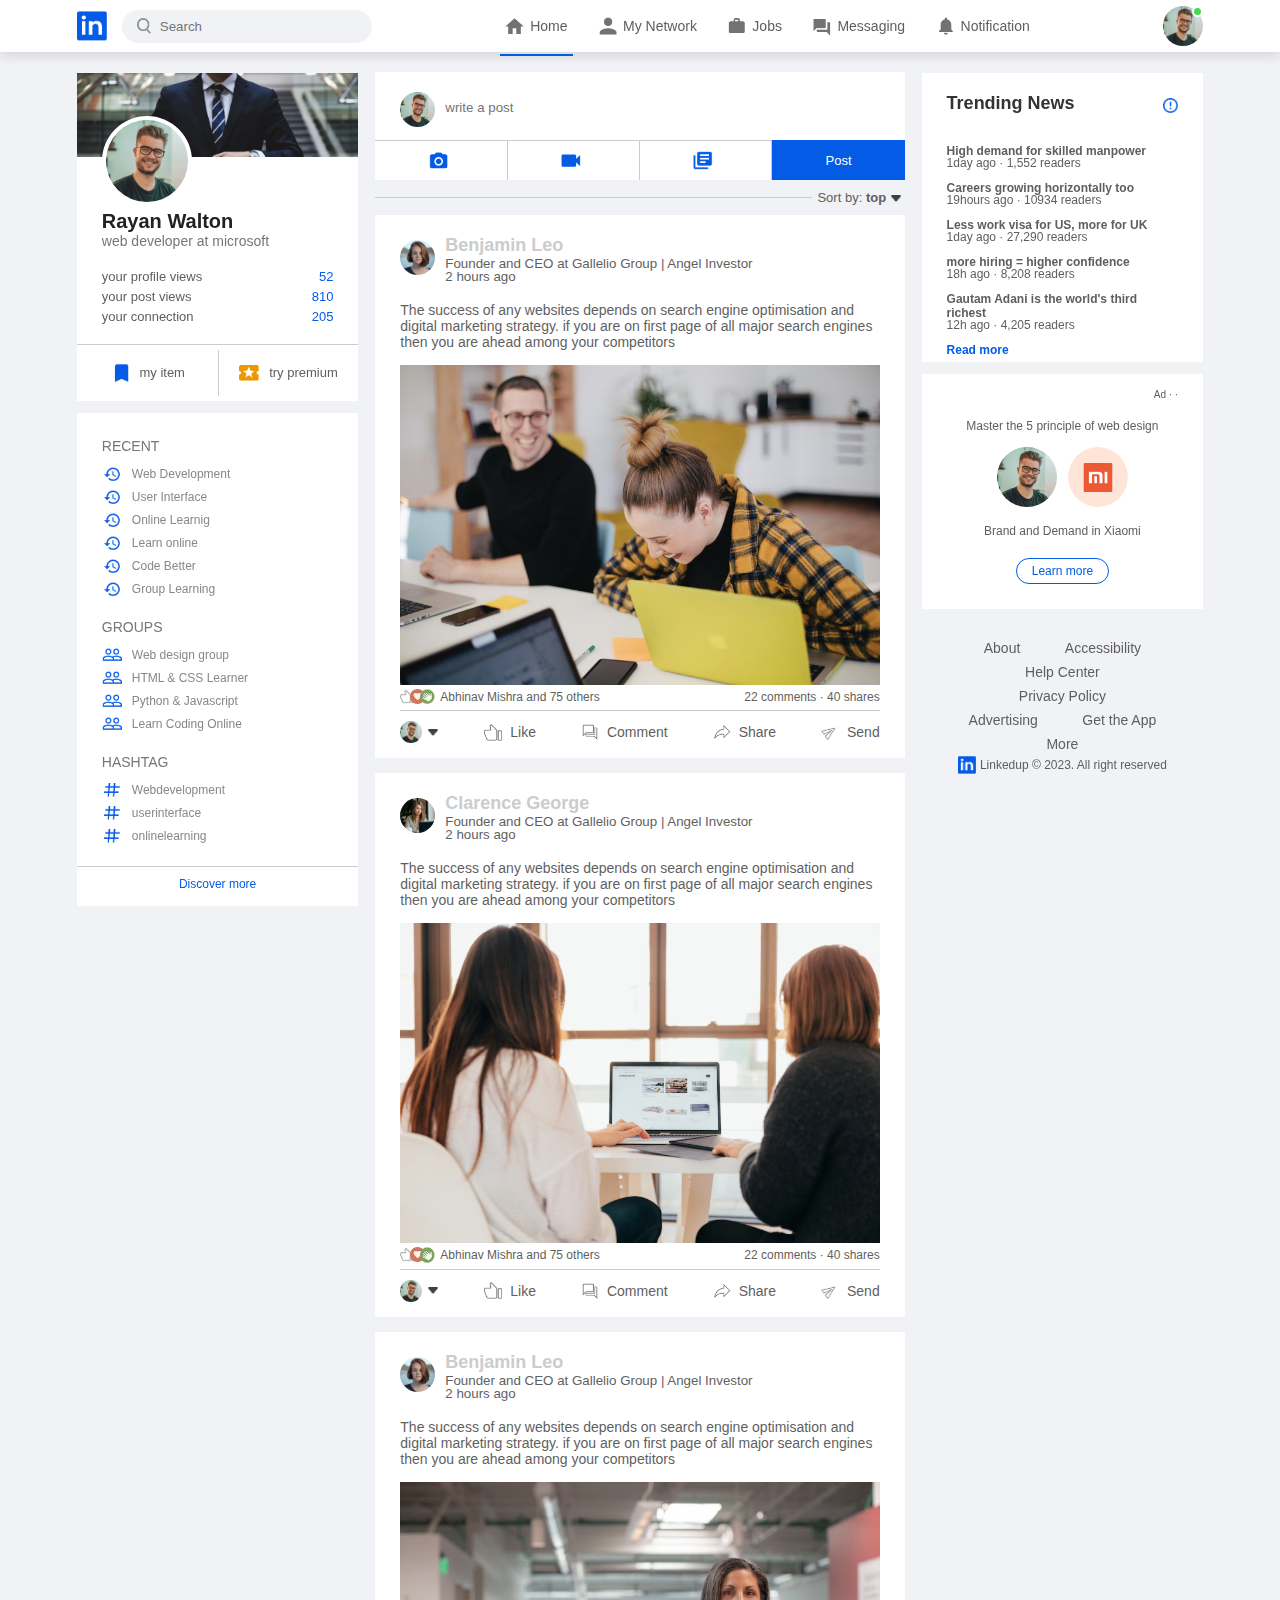
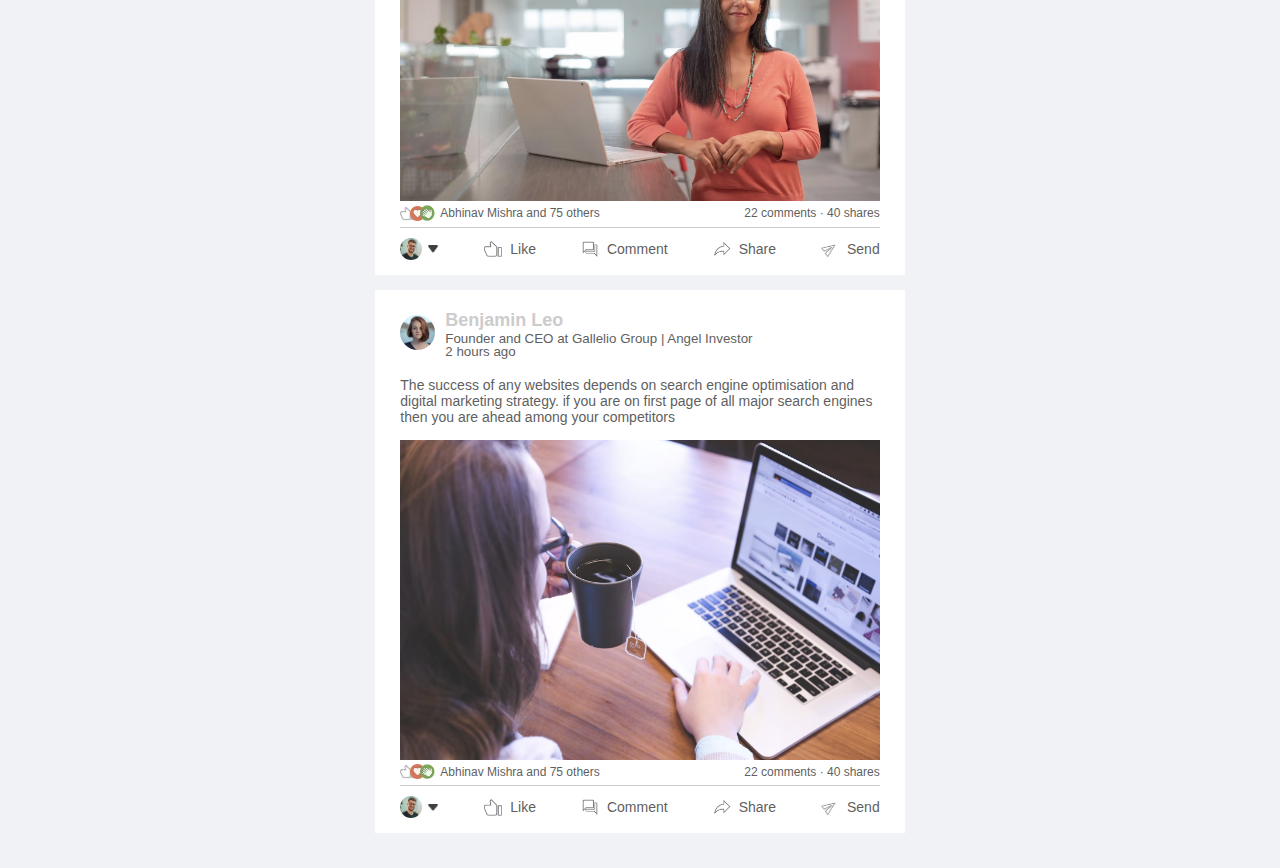
<file: index.html>
<!DOCTYPE html>
<html lang="en">
  <head>
    <meta charset="UTF-8" />
    <meta name="viewport" content="width=device-width, initial-scale=1.0" />
    <title>social media website design</title>
    <link rel="stylesheet" href="style.css" />
  </head>
  <body>
    <nav class="navbar">
      <div class="navbar-left">
        <a href="index.html" class="logo"><img src="img/logo.png" /></a>
        <div class="search-box">
          <img src="img/search.png" alt="" />
          <input type="text" placeholder="Search" />
        </div>
      </div>
      <div class="navbar-center">
        <ul>
          <li>
            <a href="#" class="active-link"
              ><img src="img/home.png" /><span>Home</span></a
            >
          </li>
          <li>
            <a href="#"
              ><img src="img/network.png" alt="" /><span>My Network</span></a
            >
          </li>
          <li>
            <a href="#"><img src="img/jobs.png" alt="" /><span>Jobs</span></a>
          </li>
          <li>
            <a href="#"
              ><img src="img/message.png" alt="" /><span>Messaging</span></a
            >
          </li>
          <li>
            <a href="#"
              ><img src="img/notification.png" alt="" /><span
                >Notification</span
              ></a
            >
          </li>
        </ul>
      </div>
      <div class="navbar-right">
        <div class="online">
          <img src="img/user-1.png" class="nav-profile-img" onclick="toggleMenu()"/>
        </div>
      </div>


      <!-- -------------profile-dropdown menu --------------------- -->
      <div class="profile-menu-wrap" id="profileMenu">

        <div class="profile-menu">

          <div class="user-info">
            
            <img src="img/user-1.png">
            <div>
              <h3> Rayhan Walton</h3>
              <a href="profile.html">See your profile</a>
            </div>
          </div>
          <hr>
          <a href="#" class="profile-menu-link">
            <img src="img/feedback.png"> 
           <p>Give Feedback</p>
            <span>></span>
          </a>

          <a href="#" class="profile-menu-link">
            <img src="img/setting.png"> 
           <p>Settings & Privacy </p>
            <span>></span>
          </a>

          <a href="#" class="profile-menu-link">
            <img src="img/help.png"> 
           <p>HELP & SUPPORT</p>
            <span>></span>
          </a>

          <a href="#" class="profile-menu-link">
            <img src="img/display.png"> 
           <p>Display & Accessibility </p>
            <span>></span>
          </a>

          <a href="#" class="profile-menu-link">
            <img src="img/logout.png"> 
           <p>Logout</p>
            <span>></span>
          </a>

        </div>
      </div>


    </nav>

    <!---------------------------------------- navbar- end -------------------------->

    <div class="container">
      <!-- -----------------------left-sidebar------------------- -->
      <div class="left-sidebar">
        <div class="sidebar-profile-box">
          <img src="img/cover-pic.png" width="100%" />
          <div class="sidebar-profile-info">
            <img src="img/user-1.png" />
            <h1>Rayan Walton</h1>
            <h3>web developer at microsoft</h3>

            <ul>
              <li>your profile views <span>52</span></li>
              <li>your post views <span>810</span></li>
              <li>your connection <span>205</span></li>
            </ul>
          </div>

          <div class="sidebar-profile-link">
            <a href="#"> <img src="img/items.png" />my item</a>
            <a href="#"> <img src="img/premium.png" />try premium</a>
          </div>
        </div>

        <div class="sidebar-activity" id="sidebarActivity">
          <h3>RECENT</h3>
          <a href="#"><img src="img/recent.png" alt="" />Web Development</a>
          <a href="#"><img src="img/recent.png" alt="" />User Interface</a>
          <a href="#"><img src="img/recent.png" alt="" />Online Learnig</a>
          <a href="#"><img src="img/recent.png" alt="" />Learn online</a>
          <a href="#"><img src="img/recent.png" alt="" />Code Better</a>
          <a href="#"><img src="img/recent.png" alt="" />Group Learning</a>
          <h3>GROUPS</h3>
          <a href="#"><img src="img/group.png" alt="" />Web design group</a>
          <a href="#"><img src="img/group.png" alt="" />HTML & CSS Learner </a>
          <a href="#"><img src="img/group.png" alt="" />Python & Javascript</a>
          <a href="#"><img src="img/group.png" alt="" />Learn Coding Online</a>
          <h3>HASHTAG</h3>

          <a href="#"><img src="img/hashtag.png" alt="" />Webdevelopment</a>
          <a href="#"><img src="img/hashtag.png" alt="" />userinterface</a>
          <a href="#"><img src="img/hashtag.png" alt="" />onlinelearning</a>
          <div class="discover-more-link">
            <a href="#">Discover more</a>
          </div>
        </div>

        <p id="showMoreLink" onclick="toggleActivity()">Show more <b>+</b></p>
      </div>

      <!-- -----------------------main content ------------------- -->
      <div class="main-content">
        <div class="create-post">
          <div class="create-post-input">
            <img src="img/user-1.png" alt="" />
            <textarea rows="2" placeholder="write a post"></textarea>
          </div>
          <div class="create-post-link">
            <li><img src="img/photo.png" /></li>
            <li><img src="img/video.png" /></li>
            <li><img src="img/event.png" /></li>
            <li>Post</li>
          </div>
        </div>

        <div class="sort-by">
          <hr />

          <p>
            Sort by: <span>top <img src="img/down-arrow.png" alt="" /></span>
          </p>
        </div>

        <div class="post">
          <div class="post-author">
            <img src="img/user-3.png" />

            <div>
              <h1>Benjamin Leo</h1>
              <small>Founder and CEO at Gallelio Group | Angel Investor </small>
              <small> 2 hours ago </small>
            </div>
          </div>
          <p>
            The success of any websites depends on search engine optimisation
            and digital marketing strategy. if you are on first page of all
            major search engines then you are ahead among your competitors
          </p>
          <img src="img/post-image-1.png" width="100%">
        

        <div class="post-stats">

        <div>
        <img src="img/thumbsup.png">
        <img src="img/love.png">
        <img src="img/clap.png">
        <span class="liked-user">Abhinav Mishra and 75 others</span>
        </div>

        <div>
          <span> 22 comments &middot; 40 shares </span>
        </div>
      </div>

      <div class="post-activity">

        <div>

          <img src="img/user-1.png" class="post-activity-user-icon">
          <img src="img/down-arrow.png" class="post-activity-arrow-icon">
        </div>

        <div class="post-activity-link">
          <img src="img/like.png">
          <span>Like</span>
        </div>

        <div class="post-activity-link">
          <img src="img/comment.png">
          <span>Comment</span>
        </div>

        <div class="post-activity-link">
          <img src="img/share.png">
          <span>Share</span>
        </div>

        <div class="post-activity-link">
          <img src="img/send.png">
          <span>Send</span>
        </div>
      </div>
    </div>


    
    <div class="post">
      <div class="post-author">
        <img src="img/user-4.png" />

        <div>
          <h1>Clarence George</h1>
          <small>Founder and CEO at Gallelio Group | Angel Investor </small>
          <small> 2 hours ago </small>
        </div>
      </div>
      <p>
        The success of any websites depends on search engine optimisation
        and digital marketing strategy. if you are on first page of all
        major search engines then you are ahead among your competitors
      </p>
      <img src="img/post-image-2.png" width="100%">
    

    <div class="post-stats">

    <div>
    <img src="img/thumbsup.png">
    <img src="img/love.png">
    <img src="img/clap.png">
    <span class="liked-user">Abhinav Mishra and 75 others</span>
    </div>

    <div>
      <span> 22 comments &middot; 40 shares </span>
    </div>
  </div>

  <div class="post-activity">

    <div>

      <img src="img/user-1.png" class="post-activity-user-icon">
      <img src="img/down-arrow.png" class="post-activity-arrow-icon">
    </div>

    <div class="post-activity-link">
      <img src="img/like.png">
      <span>Like</span>
    </div>

    <div class="post-activity-link">
      <img src="img/comment.png">
      <span>Comment</span>
    </div>

    <div class="post-activity-link">
      <img src="img/share.png">
      <span>Share</span>
    </div>

    <div class="post-activity-link">
      <img src="img/send.png">
      <span>Send</span>
    </div>
  </div>
</div>


<div class="post">
  <div class="post-author">
    <img src="img/user-3.png" />

    <div>
      <h1>Benjamin Leo</h1>
      <small>Founder and CEO at Gallelio Group | Angel Investor </small>
      <small> 2 hours ago </small>
    </div>
  </div>
  <p>
    The success of any websites depends on search engine optimisation
    and digital marketing strategy. if you are on first page of all
    major search engines then you are ahead among your competitors
  </p>
  <img src="img/post-image-3.png" width="100%">


<div class="post-stats">

<div>
<img src="img/thumbsup.png">
<img src="img/love.png">
<img src="img/clap.png">
<span class="liked-user">Abhinav Mishra and 75 others</span>
</div>

<div>
  <span> 22 comments &middot; 40 shares </span>
</div>
</div>

<div class="post-activity">

<div>

  <img src="img/user-1.png" class="post-activity-user-icon">
  <img src="img/down-arrow.png" class="post-activity-arrow-icon">
</div>

<div class="post-activity-link">
  <img src="img/like.png">
  <span>Like</span>
</div>

<div class="post-activity-link">
  <img src="img/comment.png">
  <span>Comment</span>
</div>

<div class="post-activity-link">
  <img src="img/share.png">
  <span>Share</span>
</div>

<div class="post-activity-link">
  <img src="img/send.png">
  <span>Send</span>
</div>
</div>
</div>


<div class="post">
  <div class="post-author">
    <img src="img/user-3.png" />

    <div>
      <h1>Benjamin Leo</h1>
      <small>Founder and CEO at Gallelio Group | Angel Investor </small>
      <small> 2 hours ago </small>
    </div>
  </div>
  <p>
    The success of any websites depends on search engine optimisation
    and digital marketing strategy. if you are on first page of all
    major search engines then you are ahead among your competitors
  </p>
  <img src="img/post-image-4.png" width="100%">


<div class="post-stats">

<div>
<img src="img/thumbsup.png">
<img src="img/love.png">
<img src="img/clap.png">
<span class="liked-user">Abhinav Mishra and 75 others</span>
</div>

<div>
  <span> 22 comments &middot; 40 shares </span>
</div>
</div>

<div class="post-activity">

<div>

  <img src="img/user-1.png" class="post-activity-user-icon">
  <img src="img/down-arrow.png" class="post-activity-arrow-icon">
</div>

<div class="post-activity-link">
  <img src="img/like.png">
  <span>Like</span>
</div>

<div class="post-activity-link">
  <img src="img/comment.png">
  <span>Comment</span>
</div>

<div class="post-activity-link">
  <img src="img/share.png">
  <span>Share</span>
</div>

<div class="post-activity-link">
  <img src="img/send.png">
  <span>Send</span>
</div>
</div>
</div>
    </div>
      

      <!-- -----------------------right-sidebar------------------- -->
      <div class="right-sidebar">
        <div class="sidebar-news">
          <img src="img/more.png" class="info-icon" />
          <h3>Trending News</h3>
          <a href="#"> High demand for skilled manpower</a>
          <span>1day ago &middot; 1,552 readers</span>

          <a href="#"> Careers growing horizontally too </a>
          <span>19hours ago &middot; 10934 readers</span>

          <a href="#"> Less work visa for US, more for UK </a>
          <span>1day ago &middot; 27,290 readers</span>

          <a href="#"> more hiring = higher confidence </a>
          <span>18h ago &middot; 8,208 readers</span>

          <a href="#"> Gautam Adani is the world's third richest </a>
          <span>12h ago &middot; 4,205 readers</span>

          <a href="#" class="read-more-link">Read more</a>
        </div>

        <div class="sidebar-ad">
          <small>Ad &middot; &middot;</small>
          <p>Master the 5 principle of web design</p>
          <div>
            <img src="img/user-1.png" />
            <img src="img/mi-logo.png" />
          </div>
          <b>Brand and Demand in Xiaomi</b>
          <a href="#" class="ad-link">Learn more</a>
        </div>

        <div class="sidebar-useful-link">
          <a href="#">About</a>
          <a href="#">Accessibility</a>
          <a href="#">Help Center</a>
          <a href="#">Privacy Policy</a>
          <a href="#">Advertising</a>
          <a href="#">Get the App</a>
          <a href="#">More</a>

          <div class="copyright-msg">
            <img src="img/logo.png" alt="" />
            <p>Linkedup &#169; 2023. All right reserved</p>
          </div>
        </div>
      </div>
   
      <script src="script.js"></script>
  </body>
</html>
</file>
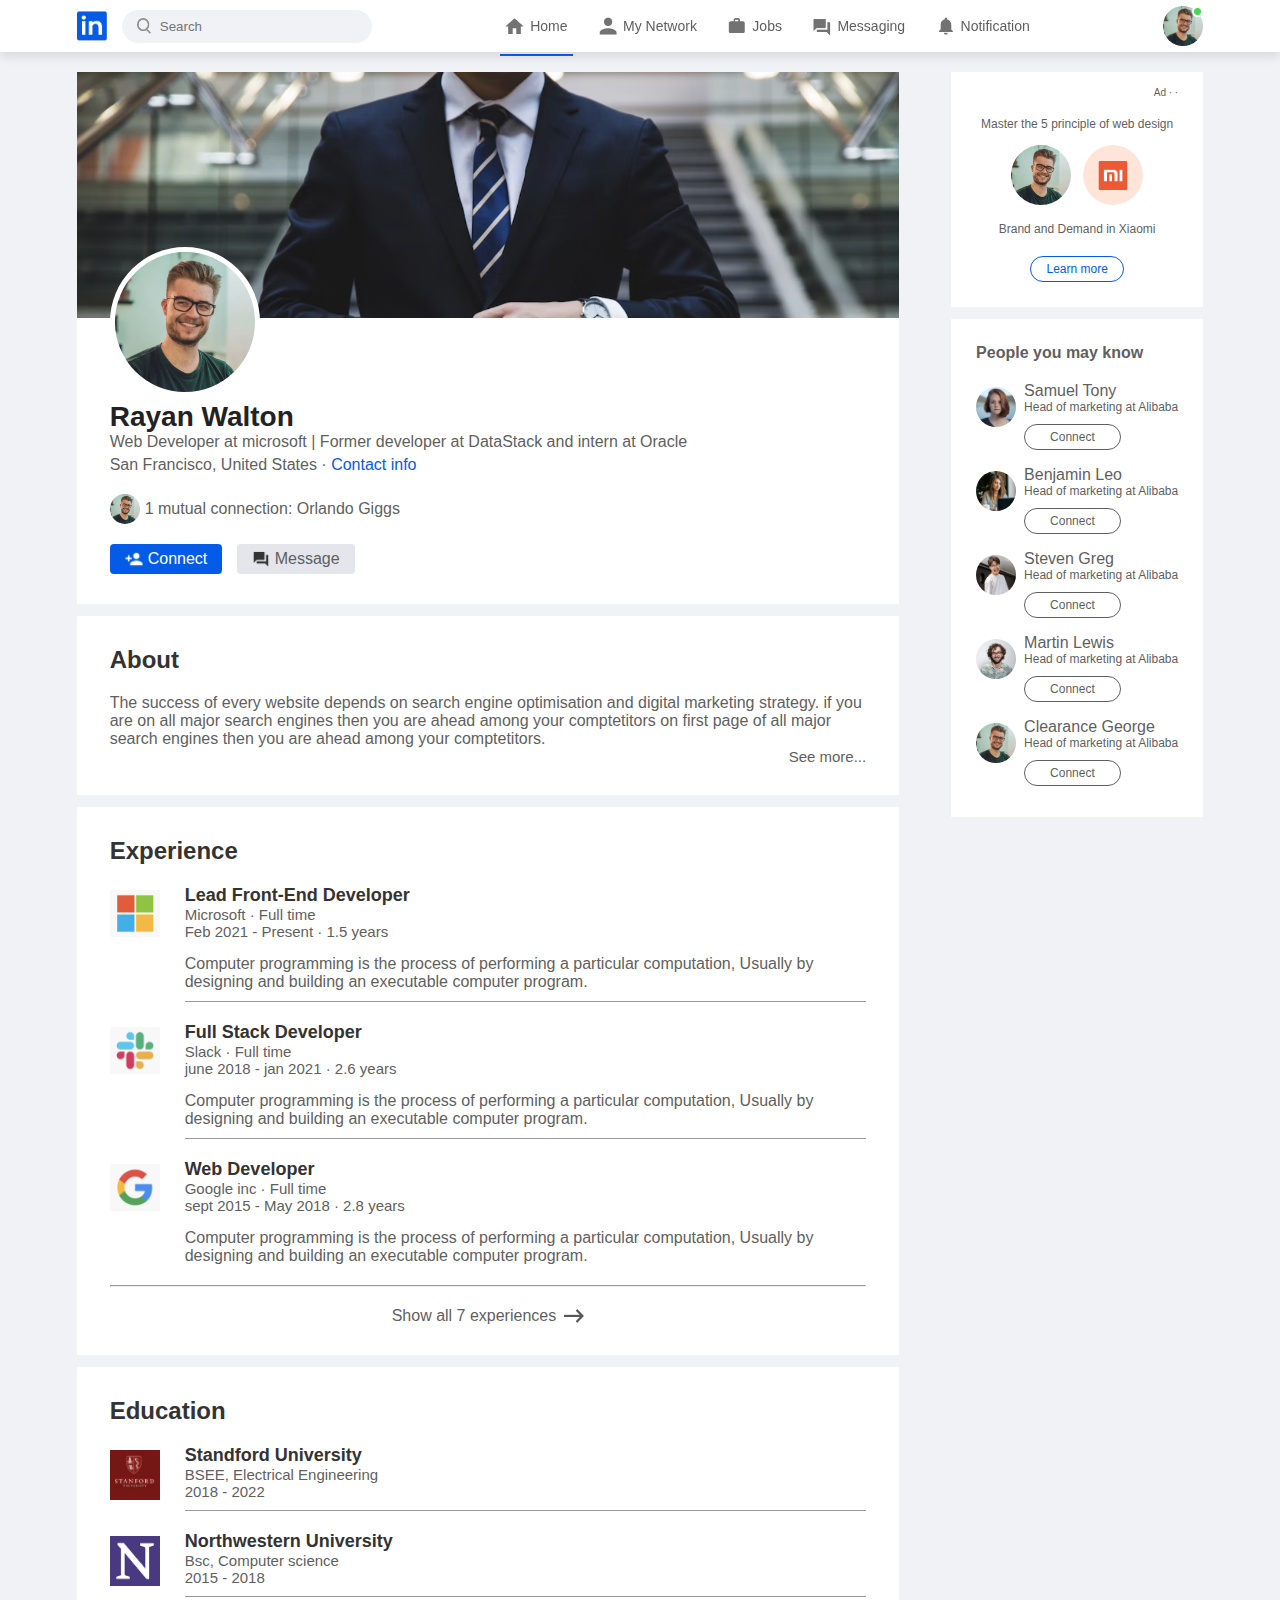
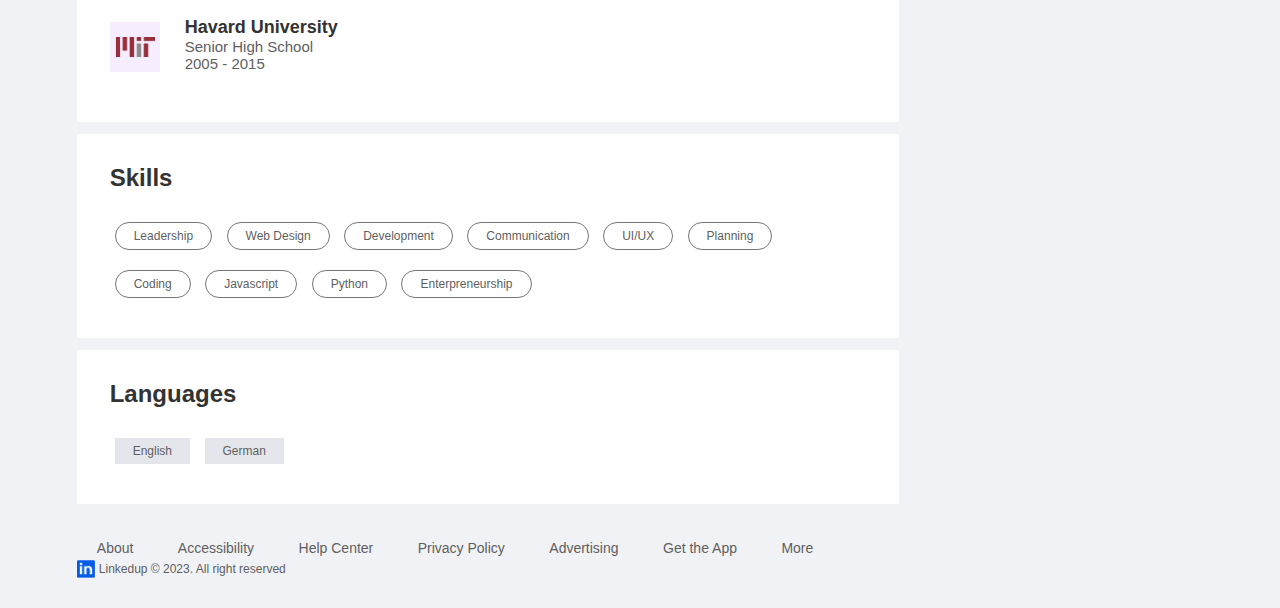
<file: profile.html>
<!DOCTYPE html>
<html lang="en">
  <head>
    <meta charset="UTF-8" />
    <meta name="viewport" content="width=device-width, initial-scale=1.0" />
    <title>social media website design</title>
    <link rel="stylesheet" href="style.css" />
  </head>
  <body>
    <nav class="navbar">
      <div class="navbar-left">
        <a href="index.html" class="logo"><img src="img/logo.png" /></a>
        <div class="search-box">
          <img src="img/search.png" alt="" />
          <input type="text" placeholder="Search" />
        </div>
      </div>
      <div class="navbar-center">
        <ul>
          <li>
            <a href="#" class="active-link"
              ><img src="img/home.png" /><span>Home</span></a
            >
          </li>
          <li>
            <a href="#"
              ><img src="img/network.png" alt="" /><span>My Network</span></a
            >
          </li>
          <li>
            <a href="#"><img src="img/jobs.png" alt="" /><span>Jobs</span></a>
          </li>
          <li>
            <a href="#"
              ><img src="img/message.png" alt="" /><span>Messaging</span></a
            >
          </li>
          <li>
            <a href="#"
              ><img src="img/notification.png" alt="" /><span
                >Notification</span
              ></a
            >
          </li>
        </ul>
      </div>
      <div class="navbar-right">
        <div class="online">
          <img
            src="img/user-1.png"
            class="nav-profile-img"
            onclick="toggleMenu()"
          />
        </div>
      </div>

      <!-- -------------profile-dropdown menu --------------------- -->
      <div class="profile-menu-wrap" id="profileMenu">
        <div class="profile-menu">
          <div class="user-info">
            <img src="img/user-1.png" />
            <div>
              <h3>Rayhan Walton</h3>
              <a href="profile.html">See your profile</a>
            </div>
          </div>
          <hr />
          <a href="#" class="profile-menu-link">
            <img src="img/feedback.png" />
            <p>Give Feedback</p>
            <span>></span>
          </a>

          <a href="#" class="profile-menu-link">
            <img src="img/setting.png" />
            <p>Settings & Privacy</p>
            <span>></span>
          </a>

          <a href="#" class="profile-menu-link">
            <img src="img/help.png" />
            <p>HELP & SUPPORT</p>
            <span>></span>
          </a>

          <a href="#" class="profile-menu-link">
            <img src="img/display.png" />
            <p>Display & Accessibility</p>
            <span>></span>
          </a>

          <a href="#" class="profile-menu-link">
            <img src="img/logout.png" />
            <p>Logout</p>
            <span>></span>
          </a>
        </div>
      </div>
    </nav>

    <!---------------------------------------- navbar- end -------------------------->

    <div class="container">
      <div class="profile-main">
        <div class="profile-container">
          <img src="img/cover-pic.png" width="100%" />
          <div class="profile-container-inner">
            <img src="img/user-1.png" class="profile-pic" />
            <h1>Rayan Walton</h1>
            <b
              >Web Developer at microsoft | Former developer at DataStack and
              intern at Oracle
            </b>
            <p>
              San Francisco, United States &middot; <a href="#">Contact info</a>
            </p>
            <div class="mutual-connection">
              <img src="img/user-1.png" />
              <span>1 mutual connection: Orlando Giggs</span>
            </div>
            <div class="profile-btn">
              <a href="#" class="primary-btn"
                ><img src="img/connect.png" />Connect</a
              >
              <a href="#"><img src="img/chat.png" />Message</a>
            </div>
          </div>
        </div>

        <div class="profile-description">
          <h2>About</h2>

          <p>
            The success of every website depends on search engine optimisation
            and digital marketing strategy. if you are on all major search
            engines then you are ahead among your comptetitors on first page of
            all major search engines then you are ahead among your comptetitors.
          </p>
          <a href="#" class="see-more-link">See more...</a>
        </div>

        <div class="profile-description">
          <h2>Experience</h2>
          <div class="profile-desc-row">
            <img src="img/microsoft.png" />

            <div>
              <h3>Lead Front-End Developer</h3>
              <b>Microsoft &middot; Full time</b>
              <b>Feb 2021 - Present &middot; 1.5 years</b>
              <p>
                Computer programming is the process of performing a particular
                computation, Usually by designing and building an executable
                computer program.
              </p>
              <hr />
            </div>
          </div>

          <div class="profile-desc-row">
            <img src="img/slack.png" />

            <div>
              <h3>Full Stack Developer</h3>
              <b>Slack &middot; Full time</b>
              <b>june 2018 - jan 2021 &middot; 2.6 years</b>
              <p>
                Computer programming is the process of performing a particular
                computation, Usually by designing and building an executable
                computer program.
              </p>
              <hr />
            </div>
          </div>

          <div class="profile-desc-row">
            <img src="img/google.png" />

            <div>
              <h3>Web Developer</h3>
              <b>Google inc &middot; Full time</b>
              <b>sept 2015 - May 2018 &middot; 2.8 years</b>
              <p>
                Computer programming is the process of performing a particular
                computation, Usually by designing and building an executable
                computer program.
              </p>
            </div>
          </div>

          <hr />
          <a href="#" class="experience-link"
            >Show all 7 experiences <img src="img/right-arrow.png"
          /></a>
        </div>

        <div class="profile-description">
          <h2>Education</h2>

          <div class="profile-desc-row">
            <img src="img/stanford.png" />
            <div>
              <h3>Standford University</h3>
              <b>BSEE, Electrical Engineering</b>
              <b>2018 - 2022</b>
              <hr />
            </div>
          </div>

          <div class="profile-desc-row">
            <img src="img/north.png" />
            <div>
              <h3>Northwestern University</h3>
              <b>Bsc, Computer science</b>
              <b>2015 - 2018</b>
              <hr />
            </div>
          </div>

          <div class="profile-desc-row">
            <img src="img/mit.png" />
            <div>
              <h3>Havard University</h3>
              <b>Senior High School</b>
              <b>2005 - 2015</b>
            </div>
          </div>
        </div>

        <div class="profile-description">
          <h2>Skills</h2>
          <a href="#" class="skills-btn">Leadership</a>
          <a href="#" class="skills-btn">Web Design</a>
          <a href="#" class="skills-btn">Development</a>
          <a href="#" class="skills-btn">Communication</a>
          <a href="#" class="skills-btn">UI/UX</a>
          <a href="#" class="skills-btn">Planning</a>
          <a href="#" class="skills-btn">Coding</a>
          <a href="#" class="skills-btn">Javascript</a>
          <a href="#" class="skills-btn">Python</a>
          <a href="#" class="skills-btn">Enterpreneurship</a>
        </div>

        <div class="profile-description">
          <h2>Languages</h2>
          <a href="#" class="Language-btn">English</a>
          <a href="#" class="Language-btn">German</a>
        </div>
      </div>

      <!-- ----------------------profile-sidebar---------------------- -->
      <div class="profile-sidebar">
        <div class="sidebar-ad">
          <small>Ad &middot; &middot;</small>
          <p>Master the 5 principle of web design</p>
          <div>
            <img src="img/user-1.png" />
            <img src="img/mi-logo.png" />
          </div>
          <b>Brand and Demand in Xiaomi</b>
          <a href="#" class="ad-link">Learn more</a>
        </div>

        <div class="sidebar-people">
          <h3>People you may know</h3>
          <div class="sidebar-people-row">
            <img src="img/user-3.png" />
            <div>
              <h2>Samuel Tony</h2>
              <p>Head of marketing at Alibaba</p>
              <a href="#">Connect</a>
            </div>
          </div>

          <div class="sidebar-people-row">
            <img src="img/user-4.png" />
            <div>
              <h2>Benjamin Leo</h2>
              <p>Head of marketing at Alibaba</p>
              <a href="#">Connect</a>
            </div>
          </div>

          <div class="sidebar-people-row">
            <img src="img/user-5.png" />
            <div>
              <h2>Steven Greg</h2>
              <p>Head of marketing at Alibaba</p>
              <a href="#">Connect</a>
            </div>
          </div>

          <div class="sidebar-people-row">
            <img src="img/user-2.png" />
            <div>
              <h2>Martin Lewis</h2>
              <p>Head of marketing at Alibaba</p>
              <a href="#">Connect</a>
            </div>
          </div>

          <div class="sidebar-people-row">
            <img src="img/user-1.png" />
            <div>
              <h2>Clearance George</h2>
              <p>Head of marketing at Alibaba</p>
              <a href="#">Connect</a>
            </div>
          </div>
        </div>
      </div>
    </div>

    <div class="profile-footer">
      <div class="sidebar-useful-link">
        <a href="#">About</a>
        <a href="#">Accessibility</a>
        <a href="#">Help Center</a>
        <a href="#">Privacy Policy</a>
        <a href="#">Advertising</a>
        <a href="#">Get the App</a>
        <a href="#">More</a>

          <div class="copyright-msg">
          <img src="img/logo.png" alt="" />
          <p>Linkedup &#169; 2023. All right reserved</p>
        </div>
      </div>

    </div>
    <script src="script.js"></script>
  </body>
</html>
</file>
<file: style.css>
* {
  padding: 0;
  margin: 0;
  font-family: 'poppins', sans-serif;
  box-sizing: border-box;
}

body {
  background: #f0f2f5;
  color: #5f5f5f;
}

a {
  text-decoration: none;
  color: #5f5f5f;
}

.navbar {
  display: flex;
  align-items: center;
  justify-content: space-between;
  background: #fff;
  padding: 6px 6%;
  position: sticky;
  top: 0;
  z-index: 100;
  box-shadow: 0 5px 10px rgba(0, 0, 0, 0.1);
}

.logo img {
  width: 30px;
  margin-right: 15px;
  display: block;
}

.navbar-center ul li {
  display: inline-block;
  list-style: none;
}

.navbar-center ul li a {
  display: flex;
  align-items: center;
  font-size: 14px;
  margin: 5px 8px;
  padding-right: 5px;
  position: relative;
}

.navbar-center ul li a img {
  width: 30px;
}

.navbar-center ul li a::after {
  content: '';
  width: 0;
  height: 2px;
  background: #045be6;
  position: absolute;
  bottom: -15px;
  transition: width 0.3s;
}

.navbar-center ul li a:hover::after,
.navbar-center ul li a.active-link::after {
  width: 100%;
}

.nav-profile-img {
  width: 40px;
  border-radius: 50%;
  display: block;
  cursor: pointer;
  position: relative;
}

.online {
  position: relative;
}

.online::after {
  content: '';
  width: 7px;
  height: 7px;
  border: 2px solid #fff;
  border-radius: 50%;
  right: 0;
  top: 0;
  background: #41db51;
  position: absolute;
}

.search-box {
  background: #f0f2f5;
  width: 250px;
  border-radius: 20px;
  display: flex;
  align-items: center;
  padding: 0 15px;
}

.navbar-left {
  display: flex;
  align-items: center;
}

.search-box img {
  width: 14px;
}

.search-box input {
  width: 100%;
  background: transparent;
  padding: 9px;
  outline: none;
  border: 0;
}

/* ------------navbar-end------------- */

.container {
  padding: 20px 6%;
  display: flex;
  flex-wrap: wrap;
  justify-content: space-between;
}

/* ------------left-sidebar ------------- */

.left-sidebar {
  flex-basis: 25%;
  align-self: flex-start;
  position: sticky;
  top: 73px;
}

.sidebar-profile-box {
  background: #fff;
}

.sidebar-profile-info {
  padding: 0 25px;
}

.sidebar-profile-info img {
  width: 90px;
  border-radius: 50%;
  background: #fff;
  padding: 4px;
  margin-top: -45px;
}

.sidebar-profile-info h1 {
  font-size: 20px;
  font-weight: 600;
  color: #222;
}

.sidebar-profile-info h3 {
  font-size: 14px;
  font-weight: 500;
  color: #222;
  color: #777;
}

.sidebar-profile-info ul {
  list-style: none;
  margin: 20px 0;
}

.sidebar-profile-info ul li {
  width: 100%;
  margin: 5px 0;
  font-size: 13px;
}

.sidebar-profile-info ul li span {
  float: right;
  color: #045be6;
}

.sidebar-profile-link {
  display: flex;
  align-items: center;
  border-top: 1px solid #ccc;
}

.sidebar-profile-link a {
  flex-basis: 50%;
  display: flex;
  align-items: center;
  justify-content: center;
  padding: 15px 0;
  font-size: 13px;
  border-left: 1px solid #ccc;
}

.sidebar-profile-link a:first-child {
  border-left: 0;
}

.sidebar-profile-link a img {
  width: 20px;
  margin-right: 10px;
}

.sidebar-activity {
  background: #fff;
  padding: 5px 25px;
  margin: 12px 0;
}

.sidebar-activity h3 {
  color: #777;
  font-size: 14px;
  font-weight: 500;
  margin: 20px 0 10px;
}

.sidebar-activity a {
  display: flex;
  align-items: center;
  font-size: 12px;
  font-weight: 500;
  color: #888;
  margin: 3px 0;
}

.sidebar-activity a img {
  width: 20px;
  margin-right: 10px;
}

.discover-more-link {
  border-top: 1px solid #ccc;
  text-align: center;
  margin-top: 20px;
  margin-left: -25px;
  margin-right: -25px;
}

.discover-more-link a {
  color: #045be6;
  display: inline-block;
  margin: 10px 0;
}

/* ------------right-sidebar ------------- */

.right-sidebar {
  flex-basis: 25%;
  align-self: flex-start;
  position: sticky;
  top: 73px;
}

.sidebar-news {
  background: #fff;
  padding: 10px 25px;
}

.info-icon {
  width: 15px;
  float: right;
  margin-top: 15px;
}

.sidebar-news h3 {
  font-size: 18px;
  font-weight: 600;
  color: #333;
  margin: 10px 0 30px;
}

.sidebar-news a {
  display: block;
  font-size: 12px;
  font-weight: 600;
  margin-top: 10px;
  margin-bottom: -5px;
}

.sidebar-news span {
  font-size: 12px;
}

.read-more-link {
  color: #045be6;
  font-weight: 500;
  margin: 10px 0 20px;
}

.sidebar-ad {
  background: #fff;
  padding: 15px 25px;
  text-align: center;
  margin: 12px 0;
  font-size: 12px;
}

.sidebar-ad img {
  width: 60px;
  border-radius: 50%;
  margin: 4px;
}

.sidebar-ad small {
  float: right;
  font-weight: 500;
}

.sidebar-ad p {
  margin-top: 30px;
  margin-bottom: 10px;
}

.sidebar-ad b {
  display: block;
  font-weight: 500;
  margin-top: 10px;
}

.ad-link {
  display: inline-block;
  border: 1px solid #045be6;
  border-radius: 30px;
  padding: 5px 15px;
  color: #045be6;
  font-weight: 500;
  margin: 20px auto 10px;
}

.sidebar-useful-link {
  padding: 15px 25px;
  text-align: center;
}

.sidebar-useful-link a {
  display: inline-block;
  font-size: 14px;
  margin: 4px 20px;
}

.copyright-msg {
  display: flex;
  align-items: center;
  justify-content: center;
  font-size: 12px;
}

.copyright-msg img {
  width: 18px;
  margin-right: 4px;
}

/* ------------main-content ------------- */

.main-content {
  flex-basis: 47%;
}

.create-post {
  background: #fff;
}

.create-post-input {
  padding: 20px 25px 10px;
  display: flex;
  align-items: flex-start;
}
.create-post-input img {
  width: 35px;
  border-radius: 50%;
  margin-right: 10px;
}

.create-post-input textarea {
  width: 100%;
  border: 0;
  outline: 0;
  resize: none;
  background: transparent;
  margin-top: 8px;
}

::placeholder {
  font-weight: 500;
}

.create-post-link {
  display: flex;
  align-items: flex-start;
}

.create-post-link li {
  list-style: none;
  border-top: 1px solid #ccc;
  border-right: 1px solid #ccc;
  flex-basis: 25%;
  height: 40px;
  font-size: 13px;
  display: flex;
  align-items: center;
  justify-content: center;
  cursor: pointer;
}

.create-post-link li img {
  width: 15%;
  margin-right: 5px;
}

.create-post-link li:last-child {
  background: #045be6;
  color: #fff;
  border-top: 0;
  border-right: 0;
}

.sort-by {
  display: flex;
  align-items: center;
  margin: 10px 0;
}

.sort-by hr {
  flex: 1;
  border: 0;
  height: 1px;
  background: #ccc;
}

.sort-by p {
  font-size: 13px;
  padding-left: 5px;
}

.sort-by p span {
  font-weight: 600;
  cursor: pointer;
}

.sort-by p span img {
  width: 12px;
  margin-right: 3px;
}

.post {
  background: #fff;
  padding: 20px 25px 5px;
  margin: 5px 0 15px;
}

.post-author {
  display: flex;
  align-items: flex-start;
  margin-bottom: 20px;
}

.post-author img {
  width: 35px;
  border-radius: 50%;
  margin-right: 10px;
  margin-top: 5px;
}

.post-author h1 {
  font-size: 18px;
  font-weight: 600;
  color: #ccc;
}

.post-author small {
  display: block;
  margin-bottom: -2px;
}

.post p {
  font-size: 14px;
  margin-bottom: 15px;
}

.post-stats {
  display: flex;
  flex-wrap: wrap;
  align-items: center;
  justify-content: space-between;
  font-size: 12px;
  border-bottom: 1px solid #ccc;
  padding-bottom: 6px;
}

.post-stats div {
  display: flex;
  align-items: center;
}

.post-stats img {
  width: 15px;
  margin-right: -5px;
}

.liked-user {
  margin-left: 10px;
}

.post-activity {
  display: flex;
  align-items: center;
  justify-content: space-between;
  padding: 10px 0;
  font-size: 14px;
  font-weight: 500;
}

.post-activity div {
  display: flex;
  align-items: center;
}

.post-activity-user-icon {
  width: 22px;
  border-radius: 50%;
}

.post-activity-arrow-icon {
  width: 12px;
  margin-left: 5px;
}

.post-activity-link img {
  width: 18px;
  margin-right: 8px;
}

/* -------------profile-wrap-menu---------------- */

.profile-menu-wrap {
  position: absolute;
  top: 100%;
  right: 5%;
  width: 320px;
  max-height: 0;
  overflow: hidden;
  transition: max-height 0.5s;
}

.profile-menu-wrap.open-menu {
  max-height: 400px;
}
.profile-menu {
  background: #222;
  color: #fff;
  padding: 20px;
  margin: 10px;
}

.user-info {
  display: flex;
  align-items: center;
}

.user-info img {
  width: 50px;
  border-radius: 50%;
  margin-right: 15px;
}

.user-info h3 {
  font-weight: 500;
  margin-bottom: -7px;
}

.user-info a {
  color: #c9dbf8;
  font-size: 13px;
}

.profile-menu hr {
  border: 0;
  height: 1px;
  width: 100%;
  background: #fff;
  margin: 15px 0 10px;
}

.profile-menu-link {
  display: flex;
  align-items: center;
  color: #fff;
  margin: 12px 0;
  font-size: 14px;
}

.profile-menu-link p {
  width: 100%;
}

.profile-menu-link img {
  width: 35px;
  border-radius: 50%;
  margin-right: 15px;
}

/* -----------------------profile-page--------------------------- */

.profile-main {
  flex-basis: 73%;
}

.profille-sidebar {
  flex-basis: 25%;
  align-self: flex-start;
  position: sticky;
  top: 73px;
}

.profile-container {
  background: #fff;
}

.profile-container-inner {
  padding: 0 4% 10px;
}

.profile-pic {
  width: 150px;
  border-radius: 50%;
  margin-top: -75px;
  padding: 5px;
  background: #fff;
}

.profile-container h1 {
  font-size: 28px;
  font-weight: 600;
  color: #222;
}

.profile-container b {
  font-weight: 500;
}

.profile-container p {
  margin-top: 5px;
}

.profile-container p a {
  color: #045be6;
  font-weight: 500;
}

.mutual-connection {
  display: flex;
  align-items: center;
  margin: 20px 0;
}

.mutual-connection img {
  width: 30px;
  border-radius: 50%;
  margin-right: 5px;
}

.profile-btn {
  margin: 20px 0;
}

.profile-btn a {
  display: inline-flex;
  align-items: center;
  background: #e4e6eb;
  padding: 6px 15px;
  border-radius: 4px;
  margin-right: 10px;
}

.profile-btn a img {
  width: 18px;
  margin-right: 5px;
}

.profile-btn .primary-btn {
  background: #045be6;
  color: #fff;
}

.profile-description {
  background: #fff;
  padding: 20px 4% 30px;
  margin: 12px 0;
}

.profile-description h2 {
  color: #333;
  margin: 10px 0 20px;
  font-weight: 600;
}

.see-more-link {
  display: block;
  text-align: right;
  font-size: 15px;
}

.profile-desc-row {
  display: flex;
  align-items: flex-start;
  margin: 20px 0;
}

.profile-desc-row img {
  width: 50px;
  margin-right: 25px;
  margin-top: 5px;
}

.profile-desc-row div {
  width: 100%;
}

.profile-desc-row h3 {
  font-size: 18px;
  font-weight: 600;
  color: #333;
}

.profile-desc-row b {
  display: block;
  font-weight: 500;
  font-size: 15px;
}

.profile-desc-row p {
  margin-top: 15px;
}
.profile-desc-row hr {
  border: 0;
  border-bottom: 1px solid #999;
  margin-top: 10px;
}

.experience-link {
  display: flex;
  align-items: center;
  justify-content: center;
  padding-top: 20px;
  font-weight: 500;
}

.experience-link img {
  width: 20px;
  margin-left: 8px;
}

.skills-btn {
  display: inline-block;
  margin: 10px 5px;
  padding: 6px 18px;
  border: 1px solid #777;
  border-radius: 30px;
  font-size: 12px;
  font-weight: 500;
}

.Language-btn {
  display: inline-block;
  margin: 10px 5px;
  padding: 6px 18px;
  background: #e4e6eb;
  font-size: 12px;
  font-weight: 500;
}

/* ----------------profile-side-bar-------------- */

.profile-sidebar .sidebar-ad {
  margin: 0;
}

.sidebar-people {
  background: #fff;
  padding: 15px 25px;
  margin: 12px 0;
  font-size: 12px;
}

.sidebar-people h3 {
  font-size: 16px;
  font-weight: 600;
  margin: 10px 0 20px;
}

.sidebar-people-row {
  display: flex;
  align-items: flex-start;
  margin: 6px 0;
}

.sidebar-people-row img {
  width: 40px;
  border-radius: 50%;
  margin-right: 8px;
  margin-top: 5px;
}

.sidebar-people-row h2 {
  font-size: 16px;
  font-weight: 500;
}

.sidebar-people-row a {
  display: inline-block;
  margin: 10px 0;
  padding: 5px 25px;
  border: 1px solid #5f5f5f;
  border-radius: 30px;
  font-weight: 500;
}

.profile-footer {
  padding: 0 6% 30px;
}

.profile-footer .sidebar-useful-link {
  text-align: left;
  padding: 0;
}

.profile-footer .copyright-msg {
  justify-content: flex-start;
}

#showMoreLink {
  display: none;
}
/* ------------media-query-for-small-screen------------------------ */

@media only screen and (max-width: 600px) {
  .search-box {
    background: transparent;
    width: auto;
    padding: 0;
  }

  .search-box input {
    width: 0;
    padding: 0;
  }
  .navbar-center ul li a span {
    display: none;
  }

  .navbar-center ul li a {
    padding: 0;
    margin: 5px;
  }
  .nav-profile-img {
    width: 30px;
  }
  .container {
    padding: 15px 3%;
  }

  .left-sidebar,
  .right-sidebar {
    flex-basis: 100%;
    position: relative;
    top: unset;
  }
  .main-content {
    flex-basis: 100%;
  }

  .post-stats div {
    margin: 2px 0;
  }

  .post-activity-link span {
    display: none;
  }

  .post-activity-link img {
    margin-right: 0;
  }

  .profile-main,
  .profile-sidebar {
    flex-basis: 100%;
  }
  .profile-container {
    font-size: 14px;
  }
  .profile-pic {
    width: 100px;
    margin-top: -50px;
  }
  .profile-description {
    font-size: 14px;
  }
  #showMoreLink {
    display: block;
    width: fit-content;
    margin: 10px auto;
    font-size: 14px;
    cursor: pointer;
  }
  .sidebar-activity {
    display: none;
  }
  .sidebar-activity.open-activity {
    display: block;
  }
}
</file>
